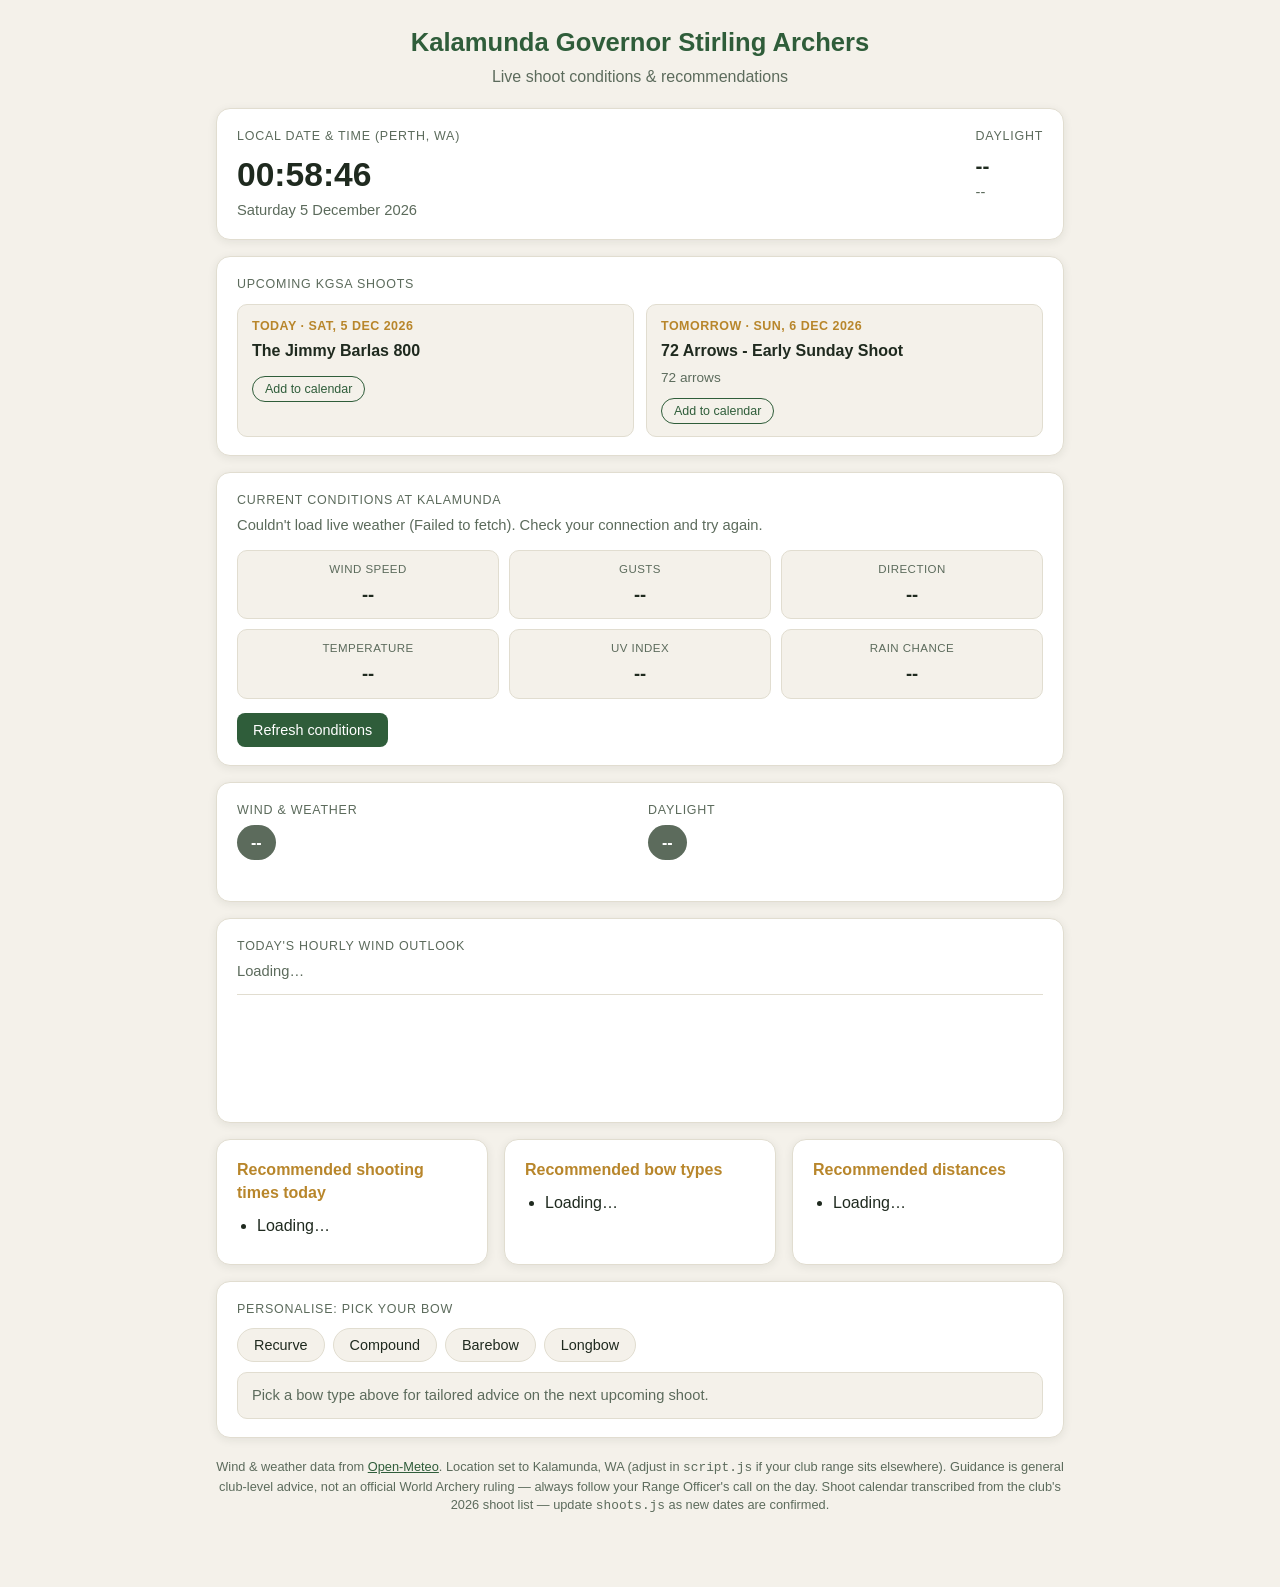
<file: docs/index.html>
<!DOCTYPE html>
<html lang="en">
<head>
<meta charset="UTF-8">
<meta name="viewport" content="width=device-width, initial-scale=1.0">
<title>Kalamunda Governor Stirling Archers — Shoot Conditions</title>
<link rel="stylesheet" href="styles.css">
</head>
<body>
<div class="app">

  <header class="app-header">
    <h1>Kalamunda Governor Stirling Archers</h1>
    <p class="subtitle">Live shoot conditions &amp; recommendations</p>
  </header>

  <section class="card" id="clock-card">
    <div class="clock-row">
      <div>
        <div class="label">Local date &amp; time (Perth, WA)</div>
        <div id="current-time" class="big-value">--:--:--</div>
        <div id="current-date" class="muted">Loading...</div>
      </div>
      <div>
        <div class="label">Daylight</div>
        <div id="daylight-status" class="big-value small">--</div>
        <div id="daylight-window" class="muted">--</div>
      </div>
    </div>
  </section>

  <section class="card" id="shoots-card">
    <div class="label">Upcoming KGSA shoots</div>
    <div id="shoots-list" class="shoots-list">
      <div class="muted">Loading…</div>
    </div>
  </section>

  <section class="card" id="weather-card">
    <div class="label">Current conditions at Kalamunda</div>
    <div id="weather-status" class="muted">Fetching live weather…</div>

    <div class="weather-grid" id="weather-grid" hidden>
      <div class="weather-tile">
        <div class="tile-label">Wind speed</div>
        <div class="tile-value" id="wind-speed">--</div>
      </div>
      <div class="weather-tile">
        <div class="tile-label">Gusts</div>
        <div class="tile-value" id="wind-gusts">--</div>
      </div>
      <div class="weather-tile">
        <div class="tile-label">Direction</div>
        <div class="tile-value" id="wind-dir">--</div>
      </div>
      <div class="weather-tile">
        <div class="tile-label">Temperature</div>
        <div class="tile-value" id="temperature">--</div>
      </div>
      <div class="weather-tile">
        <div class="tile-label">UV index</div>
        <div class="tile-value" id="uv-index">--</div>
      </div>
      <div class="weather-tile">
        <div class="tile-label">Rain chance</div>
        <div class="tile-value" id="rain-chance">--</div>
      </div>
    </div>
    <button id="refresh-btn" type="button">Refresh conditions</button>
  </section>

  <section class="card" id="verdict-card">
    <div class="verdict-grid">
      <div>
        <div class="label">Wind &amp; weather</div>
        <div id="weather-verdict-badge" class="badge">--</div>
        <p id="weather-verdict-text" class="muted"></p>
      </div>
      <div>
        <div class="label">Daylight</div>
        <div id="daylight-verdict-badge" class="badge">--</div>
        <p id="daylight-verdict-text" class="muted"></p>
      </div>
    </div>
  </section>

  <section class="card" id="outlook-card">
    <div class="label">Today's hourly wind outlook</div>
    <div id="best-window" class="muted">Loading…</div>
    <div id="hourly-chart" class="hourly-chart"></div>
  </section>

  <section class="recommendations">
    <div class="card rec-card">
      <h2>Recommended shooting times today</h2>
      <ul id="rec-times" class="rec-list"><li>Loading…</li></ul>
    </div>

    <div class="card rec-card">
      <h2>Recommended bow types</h2>
      <ul id="rec-bows" class="rec-list"><li>Loading…</li></ul>
    </div>

    <div class="card rec-card">
      <h2>Recommended distances</h2>
      <ul id="rec-distances" class="rec-list"><li>Loading…</li></ul>
    </div>
  </section>

  <section class="card" id="bow-picker-card">
    <div class="label">Personalise: pick your bow</div>
    <div class="bow-buttons" id="bow-buttons">
      <button type="button" class="bow-btn" data-bow="recurve">Recurve</button>
      <button type="button" class="bow-btn" data-bow="compound">Compound</button>
      <button type="button" class="bow-btn" data-bow="barebow">Barebow</button>
      <button type="button" class="bow-btn" data-bow="longbow">Longbow</button>
    </div>
    <div id="bow-result" class="bow-result muted">Pick a bow type above for tailored advice on the next upcoming shoot.</div>
  </section>

  <footer class="app-footer">
    <p>
      Wind &amp; weather data from <a href="https://open-meteo.com" target="_blank" rel="noopener">Open-Meteo</a>.
      Location set to Kalamunda, WA (adjust in <code>script.js</code> if your club range sits elsewhere).
      Guidance is general club-level advice, not an official World Archery ruling — always follow your
      Range Officer's call on the day. Shoot calendar transcribed from the club's 2026 shoot
      list — update <code>shoots.js</code> as new dates are confirmed.
    </p>
  </footer>

</div>
<script src="shoots.js"></script>
<script src="script.js"></script>
</body>
</html>
</file>
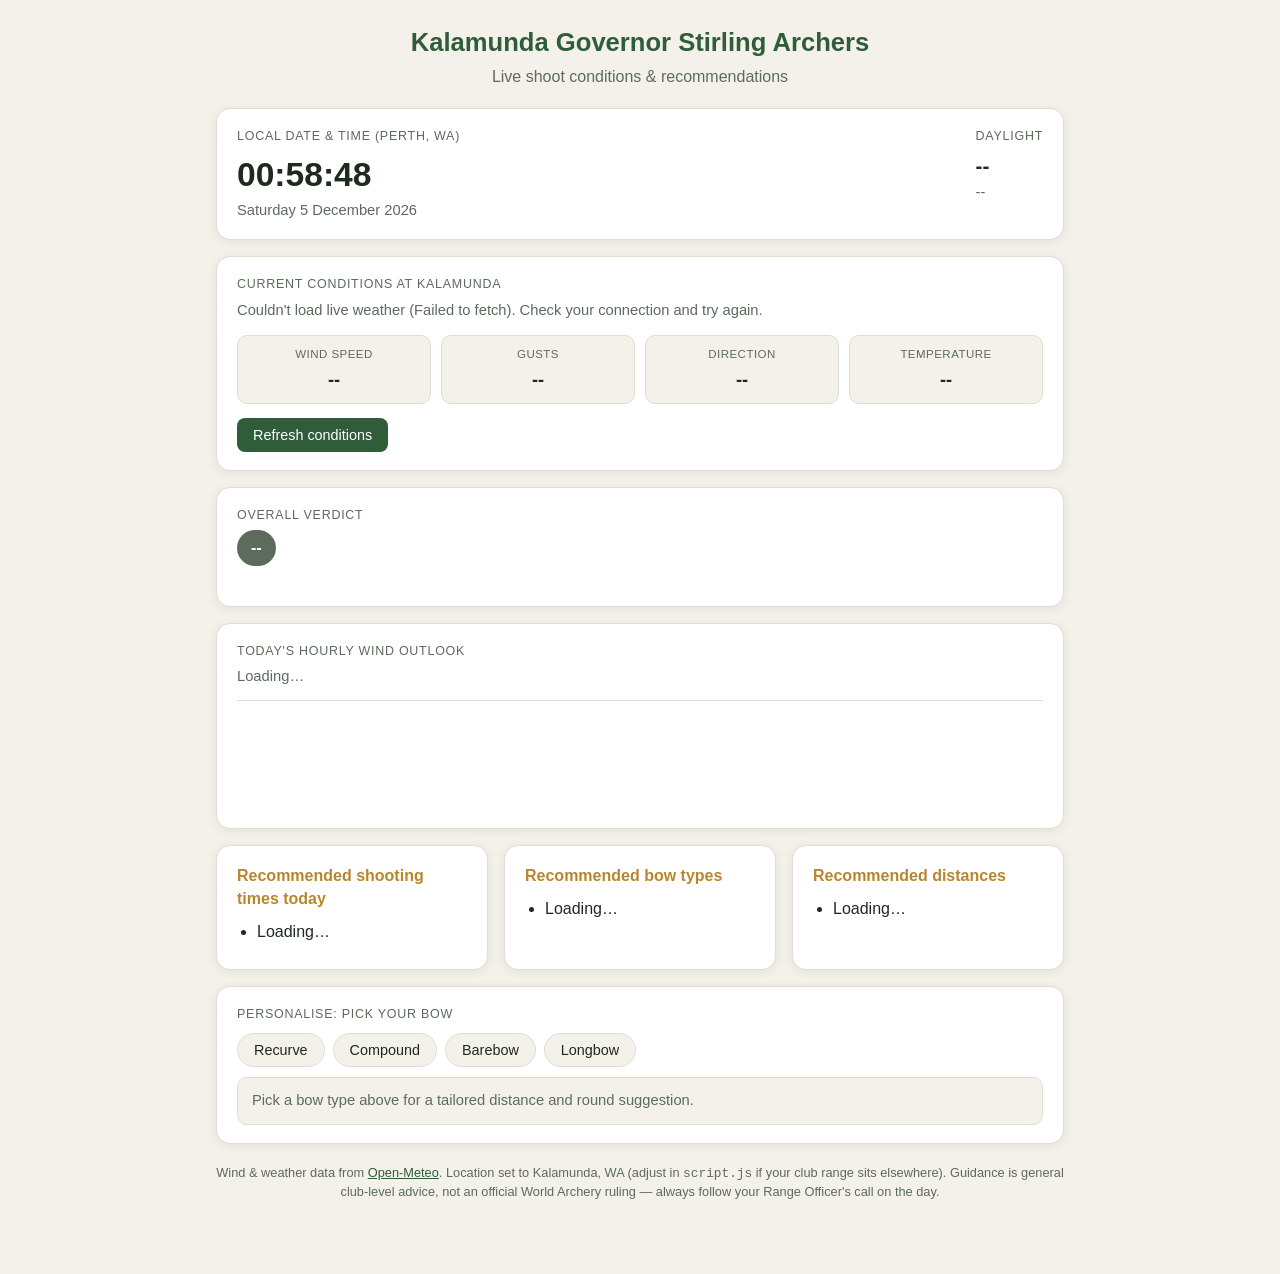
<file: kalamunda-archers-app/index.html>
<!DOCTYPE html>
<html lang="en">
<head>
<meta charset="UTF-8">
<meta name="viewport" content="width=device-width, initial-scale=1.0">
<title>Kalamunda Governor Stirling Archers — Shoot Conditions</title>
<link rel="stylesheet" href="styles.css">
</head>
<body>
<div class="app">

  <header class="app-header">
    <h1>Kalamunda Governor Stirling Archers</h1>
    <p class="subtitle">Live shoot conditions &amp; recommendations</p>
  </header>

  <section class="card" id="clock-card">
    <div class="clock-row">
      <div>
        <div class="label">Local date &amp; time (Perth, WA)</div>
        <div id="current-time" class="big-value">--:--:--</div>
        <div id="current-date" class="muted">Loading...</div>
      </div>
      <div>
        <div class="label">Daylight</div>
        <div id="daylight-status" class="big-value small">--</div>
        <div id="daylight-window" class="muted">--</div>
      </div>
    </div>
  </section>

  <section class="card" id="weather-card">
    <div class="label">Current conditions at Kalamunda</div>
    <div id="weather-status" class="muted">Fetching live weather…</div>

    <div class="weather-grid" id="weather-grid" hidden>
      <div class="weather-tile">
        <div class="tile-label">Wind speed</div>
        <div class="tile-value" id="wind-speed">--</div>
      </div>
      <div class="weather-tile">
        <div class="tile-label">Gusts</div>
        <div class="tile-value" id="wind-gusts">--</div>
      </div>
      <div class="weather-tile">
        <div class="tile-label">Direction</div>
        <div class="tile-value" id="wind-dir">--</div>
      </div>
      <div class="weather-tile">
        <div class="tile-label">Temperature</div>
        <div class="tile-value" id="temperature">--</div>
      </div>
    </div>
    <button id="refresh-btn" type="button">Refresh conditions</button>
  </section>

  <section class="card" id="verdict-card">
    <div class="label">Overall verdict</div>
    <div id="verdict-badge" class="badge">--</div>
    <p id="verdict-text" class="muted"></p>
  </section>

  <section class="card" id="outlook-card">
    <div class="label">Today's hourly wind outlook</div>
    <div id="best-window" class="muted">Loading…</div>
    <div id="hourly-chart" class="hourly-chart"></div>
  </section>

  <section class="recommendations">
    <div class="card rec-card">
      <h2>Recommended shooting times today</h2>
      <ul id="rec-times" class="rec-list"><li>Loading…</li></ul>
    </div>

    <div class="card rec-card">
      <h2>Recommended bow types</h2>
      <ul id="rec-bows" class="rec-list"><li>Loading…</li></ul>
    </div>

    <div class="card rec-card">
      <h2>Recommended distances</h2>
      <ul id="rec-distances" class="rec-list"><li>Loading…</li></ul>
    </div>
  </section>

  <section class="card" id="bow-picker-card">
    <div class="label">Personalise: pick your bow</div>
    <div class="bow-buttons" id="bow-buttons">
      <button type="button" class="bow-btn" data-bow="recurve">Recurve</button>
      <button type="button" class="bow-btn" data-bow="compound">Compound</button>
      <button type="button" class="bow-btn" data-bow="barebow">Barebow</button>
      <button type="button" class="bow-btn" data-bow="longbow">Longbow</button>
    </div>
    <div id="bow-result" class="bow-result muted">Pick a bow type above for a tailored distance and round suggestion.</div>
  </section>

  <footer class="app-footer">
    <p>
      Wind &amp; weather data from <a href="https://open-meteo.com" target="_blank" rel="noopener">Open-Meteo</a>.
      Location set to Kalamunda, WA (adjust in <code>script.js</code> if your club range sits elsewhere).
      Guidance is general club-level advice, not an official World Archery ruling — always follow your
      Range Officer's call on the day.
    </p>
  </footer>

</div>
<script src="script.js"></script>
</body>
</html>
</file>
<file: docs/styles.css>
:root {
  --bg: #f4f1ea;
  --card-bg: #ffffff;
  --ink: #1f2a1f;
  --muted: #5c6b5c;
  --accent: #2f5d3a;
  --accent-2: #b8862b;
  --border: #e1ddd0;
  --good: #2f7d3a;
  --ok: #b8862b;
  --bad: #b5432f;
  --radius: 14px;
  --shadow: 0 2px 10px rgba(31, 42, 31, 0.08);
}

@media (prefers-color-scheme: dark) {
  :root {
    --bg: #14180f;
    --card-bg: #1d2317;
    --ink: #eee9dc;
    --muted: #a7ab99;
    --accent: #6fae7c;
    --accent-2: #d9a84c;
    --border: #2a3323;
    --good: #6fae7c;
    --ok: #d9a84c;
    --bad: #e07a63;
    --shadow: 0 2px 14px rgba(0, 0, 0, 0.4);
  }
}

* {
  box-sizing: border-box;
}

body {
  margin: 0;
  background: var(--bg);
  color: var(--ink);
  font-family: "Segoe UI", Roboto, Helvetica, Arial, sans-serif;
  line-height: 1.45;
}

.app {
  max-width: 880px;
  margin: 0 auto;
  padding: 24px 16px 60px;
}

.app-header {
  text-align: center;
  margin-bottom: 20px;
}

.app-header h1 {
  margin: 0 0 4px;
  color: var(--accent);
  font-size: 1.6rem;
}

.subtitle {
  margin: 0;
  color: var(--muted);
}

.card {
  background: var(--card-bg);
  border: 1px solid var(--border);
  border-radius: var(--radius);
  box-shadow: var(--shadow);
  padding: 18px 20px;
  margin-bottom: 16px;
}

.label {
  font-size: 0.78rem;
  text-transform: uppercase;
  letter-spacing: 0.06em;
  color: var(--muted);
  margin-bottom: 6px;
}

.big-value {
  font-size: 2.1rem;
  font-weight: 700;
  color: var(--ink);
  font-variant-numeric: tabular-nums;
}

.big-value.small {
  font-size: 1.3rem;
}

.muted {
  color: var(--muted);
  font-size: 0.92rem;
}

.clock-row {
  display: flex;
  justify-content: space-between;
  gap: 16px;
  flex-wrap: wrap;
}

.weather-grid {
  display: grid;
  grid-template-columns: repeat(3, 1fr);
  gap: 10px;
  margin: 14px 0;
}

.weather-tile {
  background: var(--bg);
  border: 1px solid var(--border);
  border-radius: 10px;
  padding: 10px 8px;
  text-align: center;
}

.tile-label {
  font-size: 0.72rem;
  color: var(--muted);
  text-transform: uppercase;
  letter-spacing: 0.04em;
  margin-bottom: 4px;
}

.tile-value {
  font-size: 1.15rem;
  font-weight: 700;
}

#refresh-btn {
  background: var(--accent);
  color: #fff;
  border: none;
  border-radius: 8px;
  padding: 9px 16px;
  font-size: 0.9rem;
  cursor: pointer;
}

#refresh-btn:hover {
  filter: brightness(1.08);
}

.badge {
  display: inline-block;
  padding: 6px 14px;
  border-radius: 999px;
  font-weight: 700;
  font-size: 1rem;
  color: #fff;
  background: var(--muted);
  margin-bottom: 8px;
}

.badge.good { background: var(--good); }
.badge.ok { background: var(--ok); }
.badge.bad { background: var(--bad); }

.recommendations {
  display: grid;
  grid-template-columns: repeat(3, 1fr);
  gap: 16px;
}

.rec-card h2 {
  margin: 0 0 10px;
  font-size: 1rem;
  color: var(--accent-2);
}

.rec-list {
  margin: 0;
  padding-left: 20px;
}

.rec-list li {
  margin-bottom: 8px;
}

.verdict-grid {
  display: grid;
  grid-template-columns: 1fr 1fr;
  gap: 16px;
}

@media (max-width: 480px) {
  .verdict-grid {
    grid-template-columns: 1fr;
  }
}

.shoots-list {
  display: grid;
  grid-template-columns: 1fr 1fr;
  gap: 12px;
  margin-top: 10px;
}

.shoot-tile {
  background: var(--bg);
  border: 1px solid var(--border);
  border-radius: 10px;
  padding: 12px 14px;
}

.shoot-when {
  font-size: 0.78rem;
  font-weight: 700;
  text-transform: uppercase;
  letter-spacing: 0.04em;
  color: var(--accent-2);
}

.shoot-name {
  font-weight: 700;
  margin: 4px 0 6px;
}

.shoot-detail {
  font-size: 0.85rem;
  color: var(--muted);
  margin: 2px 0;
}

.ics-btn {
  margin-top: 8px;
  background: transparent;
  color: var(--accent);
  border: 1px solid var(--accent);
  border-radius: 999px;
  padding: 5px 12px;
  font-size: 0.78rem;
  cursor: pointer;
}

.ics-btn:hover {
  background: var(--accent);
  color: #fff;
}

@media (max-width: 480px) {
  .shoots-list {
    grid-template-columns: 1fr;
  }
}

.hourly-chart {
  display: flex;
  align-items: flex-end;
  gap: 4px;
  height: 110px;
  margin-top: 12px;
  padding-top: 8px;
  border-top: 1px solid var(--border);
  overflow-x: auto;
}

.hour-col {
  display: flex;
  flex-direction: column;
  align-items: center;
  justify-content: flex-end;
  flex: 1 0 28px;
  height: 100%;
  min-width: 28px;
}

.hour-bar {
  width: 14px;
  border-radius: 4px 4px 0 0;
  background: var(--accent);
  min-height: 3px;
}

.hour-bar.calm { background: var(--good); }
.hour-bar.light { background: var(--good); }
.hour-bar.moderate { background: var(--ok); }
.hour-bar.strong { background: var(--bad); }
.hour-bar.very-strong { background: var(--bad); }

.hour-bar.best-hour {
  outline: 2px solid var(--accent-2);
  outline-offset: 1px;
}

.hour-label {
  font-size: 0.65rem;
  color: var(--muted);
  margin-top: 4px;
}

.bow-buttons {
  display: flex;
  gap: 8px;
  flex-wrap: wrap;
  margin: 10px 0;
}

.bow-btn {
  background: var(--bg);
  color: var(--ink);
  border: 1px solid var(--border);
  border-radius: 999px;
  padding: 8px 16px;
  font-size: 0.9rem;
  cursor: pointer;
}

.bow-btn:hover {
  border-color: var(--accent);
}

.bow-btn.selected {
  background: var(--accent);
  border-color: var(--accent);
  color: #fff;
}

.bow-result {
  background: var(--bg);
  border: 1px solid var(--border);
  border-radius: 10px;
  padding: 12px 14px;
}

.bow-result strong {
  color: var(--ink);
}

.app-footer {
  text-align: center;
  color: var(--muted);
  font-size: 0.8rem;
  margin-top: 20px;
}

.app-footer a {
  color: var(--accent);
}

@media (max-width: 640px) {
  .weather-grid,
  .recommendations {
    grid-template-columns: repeat(2, 1fr);
  }
}

@media (max-width: 420px) {
  .weather-grid,
  .recommendations {
    grid-template-columns: 1fr;
  }
}
</file>
<file: kalamunda-archers-app/styles.css>
:root {
  --bg: #f4f1ea;
  --card-bg: #ffffff;
  --ink: #1f2a1f;
  --muted: #5c6b5c;
  --accent: #2f5d3a;
  --accent-2: #b8862b;
  --border: #e1ddd0;
  --good: #2f7d3a;
  --ok: #b8862b;
  --bad: #b5432f;
  --radius: 14px;
  --shadow: 0 2px 10px rgba(31, 42, 31, 0.08);
}

@media (prefers-color-scheme: dark) {
  :root {
    --bg: #14180f;
    --card-bg: #1d2317;
    --ink: #eee9dc;
    --muted: #a7ab99;
    --accent: #6fae7c;
    --accent-2: #d9a84c;
    --border: #2a3323;
    --good: #6fae7c;
    --ok: #d9a84c;
    --bad: #e07a63;
    --shadow: 0 2px 14px rgba(0, 0, 0, 0.4);
  }
}

* {
  box-sizing: border-box;
}

body {
  margin: 0;
  background: var(--bg);
  color: var(--ink);
  font-family: "Segoe UI", Roboto, Helvetica, Arial, sans-serif;
  line-height: 1.45;
}

.app {
  max-width: 880px;
  margin: 0 auto;
  padding: 24px 16px 60px;
}

.app-header {
  text-align: center;
  margin-bottom: 20px;
}

.app-header h1 {
  margin: 0 0 4px;
  color: var(--accent);
  font-size: 1.6rem;
}

.subtitle {
  margin: 0;
  color: var(--muted);
}

.card {
  background: var(--card-bg);
  border: 1px solid var(--border);
  border-radius: var(--radius);
  box-shadow: var(--shadow);
  padding: 18px 20px;
  margin-bottom: 16px;
}

.label {
  font-size: 0.78rem;
  text-transform: uppercase;
  letter-spacing: 0.06em;
  color: var(--muted);
  margin-bottom: 6px;
}

.big-value {
  font-size: 2.1rem;
  font-weight: 700;
  color: var(--ink);
  font-variant-numeric: tabular-nums;
}

.big-value.small {
  font-size: 1.3rem;
}

.muted {
  color: var(--muted);
  font-size: 0.92rem;
}

.clock-row {
  display: flex;
  justify-content: space-between;
  gap: 16px;
  flex-wrap: wrap;
}

.weather-grid {
  display: grid;
  grid-template-columns: repeat(4, 1fr);
  gap: 10px;
  margin: 14px 0;
}

.weather-tile {
  background: var(--bg);
  border: 1px solid var(--border);
  border-radius: 10px;
  padding: 10px 8px;
  text-align: center;
}

.tile-label {
  font-size: 0.72rem;
  color: var(--muted);
  text-transform: uppercase;
  letter-spacing: 0.04em;
  margin-bottom: 4px;
}

.tile-value {
  font-size: 1.15rem;
  font-weight: 700;
}

#refresh-btn {
  background: var(--accent);
  color: #fff;
  border: none;
  border-radius: 8px;
  padding: 9px 16px;
  font-size: 0.9rem;
  cursor: pointer;
}

#refresh-btn:hover {
  filter: brightness(1.08);
}

.badge {
  display: inline-block;
  padding: 6px 14px;
  border-radius: 999px;
  font-weight: 700;
  font-size: 1rem;
  color: #fff;
  background: var(--muted);
  margin-bottom: 8px;
}

.badge.good { background: var(--good); }
.badge.ok { background: var(--ok); }
.badge.bad { background: var(--bad); }

.recommendations {
  display: grid;
  grid-template-columns: repeat(3, 1fr);
  gap: 16px;
}

.rec-card h2 {
  margin: 0 0 10px;
  font-size: 1rem;
  color: var(--accent-2);
}

.rec-list {
  margin: 0;
  padding-left: 20px;
}

.rec-list li {
  margin-bottom: 8px;
}

.hourly-chart {
  display: flex;
  align-items: flex-end;
  gap: 4px;
  height: 110px;
  margin-top: 12px;
  padding-top: 8px;
  border-top: 1px solid var(--border);
  overflow-x: auto;
}

.hour-col {
  display: flex;
  flex-direction: column;
  align-items: center;
  justify-content: flex-end;
  flex: 1 0 28px;
  height: 100%;
  min-width: 28px;
}

.hour-bar {
  width: 14px;
  border-radius: 4px 4px 0 0;
  background: var(--accent);
  min-height: 3px;
}

.hour-bar.calm { background: var(--good); }
.hour-bar.light { background: var(--good); }
.hour-bar.moderate { background: var(--ok); }
.hour-bar.strong { background: var(--bad); }
.hour-bar.very-strong { background: var(--bad); }

.hour-bar.best-hour {
  outline: 2px solid var(--accent-2);
  outline-offset: 1px;
}

.hour-label {
  font-size: 0.65rem;
  color: var(--muted);
  margin-top: 4px;
}

.bow-buttons {
  display: flex;
  gap: 8px;
  flex-wrap: wrap;
  margin: 10px 0;
}

.bow-btn {
  background: var(--bg);
  color: var(--ink);
  border: 1px solid var(--border);
  border-radius: 999px;
  padding: 8px 16px;
  font-size: 0.9rem;
  cursor: pointer;
}

.bow-btn:hover {
  border-color: var(--accent);
}

.bow-btn.selected {
  background: var(--accent);
  border-color: var(--accent);
  color: #fff;
}

.bow-result {
  background: var(--bg);
  border: 1px solid var(--border);
  border-radius: 10px;
  padding: 12px 14px;
}

.bow-result strong {
  color: var(--ink);
}

.app-footer {
  text-align: center;
  color: var(--muted);
  font-size: 0.8rem;
  margin-top: 20px;
}

.app-footer a {
  color: var(--accent);
}

@media (max-width: 640px) {
  .weather-grid,
  .recommendations {
    grid-template-columns: repeat(2, 1fr);
  }
}

@media (max-width: 420px) {
  .weather-grid,
  .recommendations {
    grid-template-columns: 1fr;
  }
}
</file>
